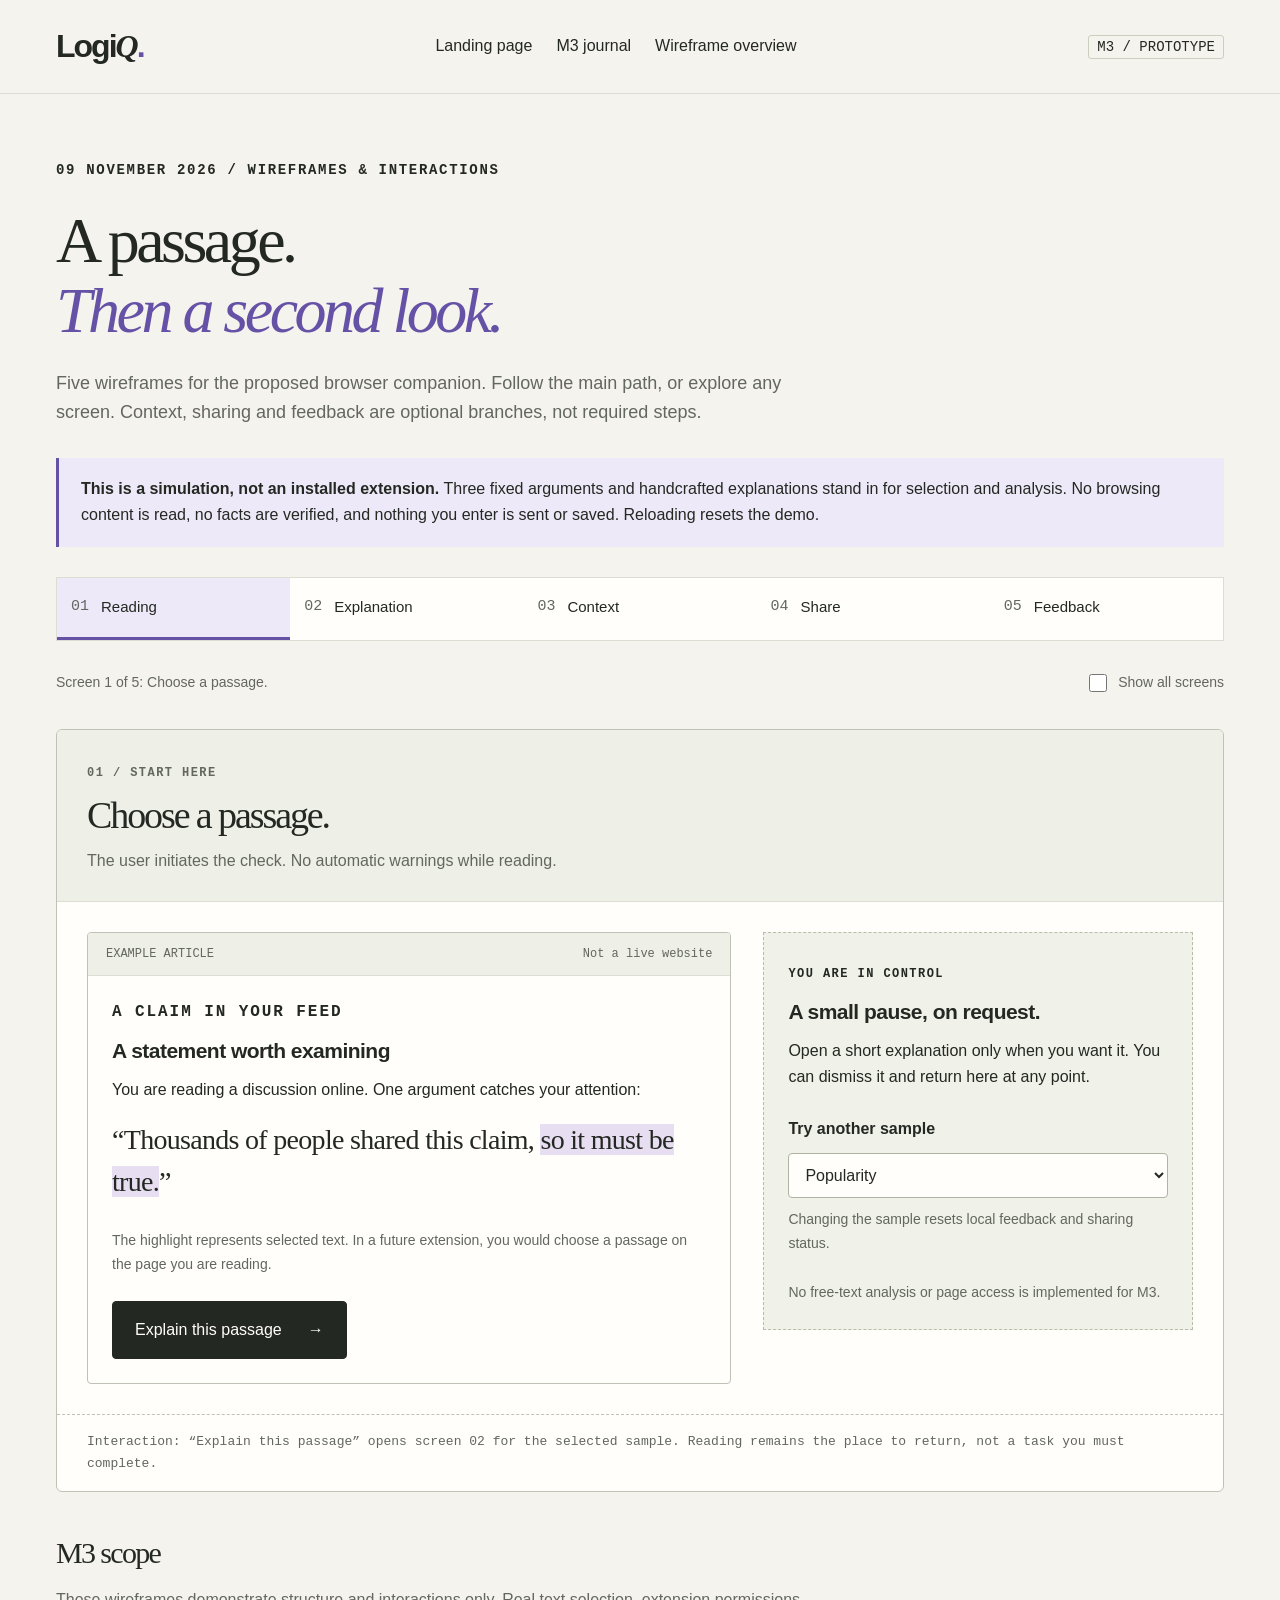
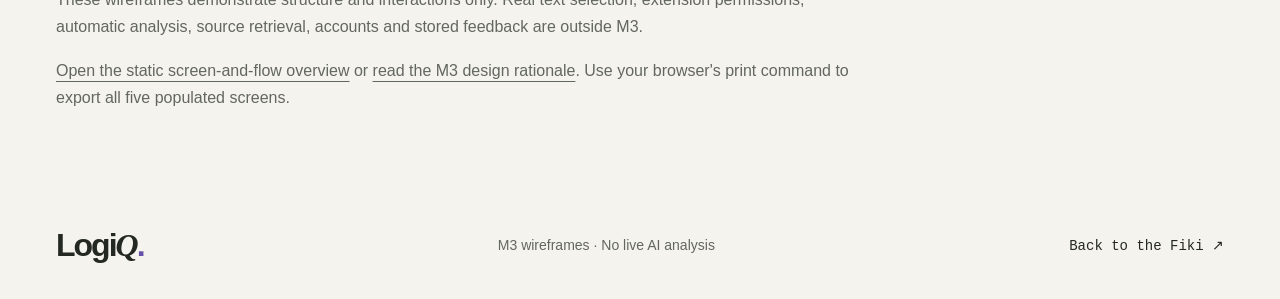
<file: wireframes.html>
<!doctype html>
<html lang="en">
<head>
  <meta charset="utf-8">
  <meta name="viewport" content="width=device-width, initial-scale=1">
  <meta name="theme-color" content="#f5f3ed">
  <meta name="description" content="LogiQ M3 interactive wireframes: select a passage, understand the reasoning, inspect context, share an explanation and challenge it.">
  <title>LogiQ | M3 interactive wireframes</title>
  <link rel="icon" href="./assets/favicon.svg" type="image/svg+xml">
  <link rel="stylesheet" href="./styles.css">
  <link rel="stylesheet" href="./m3.css">
  <script src="./examples.js" defer></script>
  <script src="./wireframes.js" defer></script>
</head>
<body>
  <a class="skip-link" href="#main">Skip to content</a>
  <header class="site-header">
    <a class="wordmark" href="./landing.html" aria-label="LogiQ product home">Logi<span>Q</span><span class="brand-dot">.</span></a>
    <nav aria-label="Main navigation"><a href="./landing.html">Landing page</a><a href="./index.html#m3">M3 journal</a><a href="./assets/m3-wireframes.svg">Wireframe overview</a></nav>
    <span class="demo-badge">M3 / PROTOTYPE</span>
  </header>
  <main id="main" class="container prototype-page">
    <div class="section-heading">
      <p class="eyebrow">09 NOVEMBER 2026 / WIREFRAMES &amp; INTERACTIONS</p>
      <h1>A passage.<br><em>Then a second look.</em></h1>
      <p>Five wireframes for the proposed browser companion. Follow the main path, or explore any screen. Context, sharing and feedback are optional branches, not required steps.</p>
    </div>
    <aside class="prototype-notice" aria-label="Prototype limitations">
      <p><strong>This is a simulation, not an installed extension.</strong> Three fixed arguments and handcrafted explanations stand in for selection and analysis. No browsing content is read, no facts are verified, and nothing you enter is sent or saved. Reloading resets the demo.</p>
    </aside>
    <noscript><p class="prototype-notice">JavaScript is off. All five wireframes show the complete popularity example below. Links still describe the flow; example switching, clipboard copy and local feedback require JavaScript.</p></noscript>
    <nav class="flow-nav" aria-label="Prototype screens">
      <a href="#reading" data-screen-link="reading"><span>01</span> Reading</a>
      <a href="#explanation" data-screen-link="explanation"><span>02</span> Explanation</a>
      <a href="#context" data-screen-link="context"><span>03</span> Context</a>
      <a href="#share" data-screen-link="share"><span>04</span> Share</a>
      <a href="#feedback" data-screen-link="feedback"><span>05</span> Feedback</a>
    </nav>
    <div class="prototype-toolbar">
      <p id="screen-status" role="status">Static overview: all five screens.</p>
      <label class="show-all-control" hidden data-enhanced><input type="checkbox" id="show-all"> Show all screens</label>
    </div>
    <div class="wireframe-screens">
      <section id="reading" class="wireframe-screen" aria-labelledby="reading-title">
        <div class="screen-heading"><span class="eyebrow">01 / START HERE</span><h2 id="reading-title" tabindex="-1">Choose a passage.</h2><p>The user initiates the check. No automatic warnings while reading.</p></div>
        <div class="wireframe-body reading-layout">
          <div class="sample-article">
            <div class="wireframe-toolbar"><span>EXAMPLE ARTICLE</span><span>Not a live website</span></div>
            <div class="sample-article-body">
              <p class="eyebrow">A CLAIM IN YOUR FEED</p><h3>A statement worth examining</h3>
              <p>You are reading a discussion online. One argument catches your attention:</p>
              <blockquote data-prototype-quote>&ldquo;Thousands of people shared this claim, <mark>so it must be true.</mark>&rdquo;</blockquote>
              <p class="small-note">The highlight represents selected text. In a future extension, you would choose a passage on the page you are reading.</p>
              <a class="button button-dark" href="#explanation">Explain this passage <span aria-hidden="true">&rarr;</span></a>
            </div>
          </div>
          <aside class="selection-panel" aria-label="Sample selection">
            <span class="eyebrow">YOU ARE IN CONTROL</span><h3>A small pause, on request.</h3><p>Open a short explanation only when you want it. You can dismiss it and return here at any point.</p>
            <div hidden data-enhanced class="sample-control"><label for="sample-choice">Try another sample</label><select id="sample-choice"><option value="popularity">Popularity</option><option value="attack">Personal attack</option><option value="choice">False choice</option></select><p class="small-note">Changing the sample resets local feedback and sharing status.</p></div>
            <p class="small-note">No free-text analysis or page access is implemented for M3.</p>
          </aside>
        </div>
        <p class="screen-annotation">Interaction: &ldquo;Explain this passage&rdquo; opens screen 02 for the selected sample. Reading remains the place to return, not a task you must complete.</p>
      </section>

      <section id="explanation" class="wireframe-screen" aria-labelledby="explanation-title">
        <div class="screen-heading"><span class="eyebrow">02 / MAIN PATH</span><h2 id="explanation-title" tabindex="-1">Understand the leap.</h2><p>A proposed side panel keeps the explanation next to the original passage.</p></div>
        <div class="wireframe-body explanation-layout">
          <div class="passage-context"><p class="eyebrow">YOUR SELECTED PASSAGE</p><blockquote data-prototype-quote>&ldquo;Thousands of people shared this claim, <mark>so it must be true.</mark>&rdquo;</blockquote><a class="text-link" href="#reading">Dismiss and keep reading</a></div>
          <aside class="wireframe-panel" aria-label="LogiQ explanation">
            <div class="wireframe-toolbar"><span>LOGIQ / SAMPLE EXPLANATION</span><a href="#reading" aria-label="Close explanation and return to reading">Close</a></div>
            <div class="panel-content">
              <span class="eyebrow">POTENTIAL REASONING ISSUE</span>
              <h3 data-prototype-field="label">Potential appeal to popularity</h3>
              <p data-prototype-field="explanation">A claim's popularity tells us how widely it has spread, not whether the evidence supports it. People can share something for many reasons.</p>
              <div class="question-box"><span>ASK YOURSELF</span><p data-prototype-field="question">What evidence supports the claim beyond the number of shares?</p></div>
              <p class="small-note">This does not prove the claim false or reveal the author's intentions.</p>
              <div class="prototype-actions"><a class="button button-dark" href="#context">See context &amp; evidence questions</a><a class="button button-outline" href="#share">Prepare a shareable explanation</a><a class="text-link" href="#feedback">Helpful, unclear, or disagree?</a></div>
            </div>
          </aside>
        </div>
        <p class="screen-annotation">Interaction: open context (03), share (04), or feedback (05), independently. Closing the panel returns to reading (01).</p>
      </section>

      <section id="context" class="wireframe-screen" aria-labelledby="context-title">
        <div class="screen-heading"><span class="eyebrow">03 / OPTIONAL DEPTH</span><h2 id="context-title" tabindex="-1">Make room for context.</h2><p>A label is a starting point, not the whole explanation.</p></div>
        <div class="wireframe-body context-layout">
          <div><p class="eyebrow">WHEN THE DISTINCTION MATTERS</p><h3 data-prototype-field="label">Potential appeal to popularity</h3><p data-prototype-field="context">Popularity can tell us what people believe. It becomes a reasoning problem when it is used as sufficient proof that a factual claim is true. The claim might still be true; this argument does not establish it.</p><details class="wording-note"><summary>In plain language: what is a reasoning flaw?</summary><p>A gap between the reasons offered and the conclusion. A conclusion can still be true even when the argument given for it is weak.</p></details></div>
          <aside class="evidence-prompt" aria-label="Questions about evidence"><p class="eyebrow">WHAT TO CHECK NEXT</p><p data-prototype-field="question">What evidence supports the claim beyond the number of shares?</p><ul><li>Find the original claim and read its surrounding context.</li><li>Look for evidence that directly supports the conclusion.</li><li>Compare independent sources, including relevant counterevidence.</li></ul><p class="small-note">These are suggestions, not retrieved sources. Missing evidence in this passage does not mean evidence does not exist.</p></aside>
        </div>
        <div class="prototype-actions screen-actions"><a class="button button-outline" href="#explanation">Back to explanation</a><a class="text-link" href="#share">Share this explanation</a><a class="text-link" href="#reading">Return to reading</a></div>
        <p class="screen-annotation">Interaction: expanding the wording note adds a definition. Back returns to the same explanation; source lookup is not implemented in M3.</p>
      </section>

      <section id="share" class="wireframe-screen" aria-labelledby="share-title">
        <div class="screen-heading"><span class="eyebrow">04 / OPTIONAL SHARING</span><h2 id="share-title" tabindex="-1">Share the reasoning.</h2><p>A short explanation can start a conversation without turning into a verdict.</p></div>
        <div class="wireframe-body share-layout">
          <div><label class="field-label" for="share-text">Preview the text before copying</label>
            <textarea id="share-text" rows="12" readonly>LogiQ illustrative example (handcrafted, not fact-checked).

Passage: "Thousands of people shared this claim, so it must be true."
Potential appeal to popularity
A claim's popularity tells us how widely it has spread, not whether the evidence supports it. People can share something for many reasons.

Question to consider: What evidence supports the claim beyond the number of shares?

A weak argument does not prove a claim false. Check the original context and evidence.</textarea>
            <button type="button" class="button button-dark" id="copy-explanation" hidden data-enhanced>Copy explanation</button><p class="interaction-status" id="copy-status" role="status"></p>
          </div>
          <aside class="selection-panel"><p class="eyebrow">A CONVERSATION, NOT A CALL-OUT</p><h3>Keep the caveats attached.</h3><p>The passage, explanation, question and simulation notice travel together. Nothing is posted to another site.</p><p class="small-note">If clipboard access is unavailable, select the text and copy it manually with your device's copy command.</p></aside>
        </div>
        <div class="prototype-actions screen-actions"><a class="button button-outline" href="#explanation">Back to explanation</a><a class="text-link" href="#feedback">Challenge the explanation</a><a class="text-link" href="#reading">Return to reading</a></div>
        <p class="screen-annotation">Interaction: Copy requests clipboard access only after a click. Success or failure is shown explicitly. Sharing to other people is up to the reader.</p>
      </section>

      <section id="feedback" class="wireframe-screen" aria-labelledby="feedback-title">
        <div class="screen-heading"><span class="eyebrow">05 / OPTIONAL FEEDBACK</span><h2 id="feedback-title" tabindex="-1">You can disagree.</h2><p>Useful explanations should be open to challenge.</p></div>
        <div class="wireframe-body feedback-layout">
          <div><p class="eyebrow">EXPLANATION BEING REVIEWED</p><h3 data-prototype-field="label">Potential appeal to popularity</h3><p data-prototype-field="explanation">A claim's popularity tells us how widely it has spread, not whether the evidence supports it. People can share something for many reasons.</p><p class="small-note">This screen sketches how readers could challenge an analysis. It is not a research submission form.</p></div>
          <div>
            <p class="feedback-fallback">Proposed controls: Helpful / Unclear / I disagree, an optional explanation, and a confirmation. With JavaScript enabled, you can try these controls locally.</p>
            <form id="feedback-form" hidden data-enhanced>
              <fieldset><legend>How does this explanation feel?</legend><label class="feedback-option"><input type="radio" name="rating" value="helpful" required> Helpful</label><label class="feedback-option"><input type="radio" name="rating" value="unclear" required> Unclear</label><label class="feedback-option"><input type="radio" name="rating" value="disagree" required> I disagree</label></fieldset>
              <label class="field-label" for="feedback-note">What would you change? <span class="small-note">(optional, 500 characters)</span></label><textarea id="feedback-note" rows="4" maxlength="500" aria-describedby="feedback-privacy"></textarea>
              <p class="small-note" id="feedback-privacy">Demo only. Do not enter personal information. Nothing is sent or saved; your input stays in this page until you change the sample, reset, or reload.</p>
              <button class="button button-dark" type="submit">Preview feedback confirmation</button>
            </form>
            <p id="feedback-status" class="interaction-status" role="status"></p>
          </div>
        </div>
        <div class="prototype-actions screen-actions"><a class="button button-outline" href="#explanation">Back to explanation</a><a class="text-link" href="#reading">Return to reading</a><button type="button" class="text-button" id="reset-demo" hidden data-enhanced>Reset demo</button></div>
        <p class="screen-annotation">Interaction: choose a response to preview a local confirmation. It does not submit feedback to the team. Reset clears the controls and returns to screen 01.</p>
      </section>
    </div>
    <section class="prototype-notes" aria-labelledby="prototype-notes-title"><h2 id="prototype-notes-title">M3 scope</h2><p>These wireframes demonstrate structure and interactions only. Real text selection, extension permissions, automatic analysis, source retrieval, accounts and stored feedback are outside M3.</p><p><a href="./assets/m3-wireframes.svg">Open the static screen-and-flow overview</a> or <a href="./index.html#m3">read the M3 design rationale</a>. Use your browser's print command to export all five populated screens.</p></section>
  </main>
  <footer class="container site-footer"><a class="wordmark" href="./landing.html">Logi<span>Q</span><span class="brand-dot">.</span></a><p>M3 wireframes &middot; No live AI analysis</p><a href="./index.html#m3">Back to the Fiki &nearr;</a></footer>
</body>
</html>
</file>
<file: styles.css>
@charset "UTF-8";
:root{--paper:#f5f3ed;--white:#fffefa;--ink:#242822;--muted:#62675f;--line:#dcded3;--green:#e4e9d6;--violet:#6551a6;--violet-light:#eee9f8;--serif:Georgia,'Times New Roman',serif;--sans:Arial,Helvetica,sans-serif;--mono:'Courier New',monospace}
*{box-sizing:border-box}html{scroll-behavior:smooth;scroll-padding-top:100px}body{margin:0;background:var(--paper);color:var(--ink);font:18px/1.65 var(--sans);-webkit-font-smoothing:antialiased}a{color:inherit;text-underline-offset:5px}button{font:inherit}a,button,summary{-webkit-tap-highlight-color:transparent}button,summary{cursor:pointer}button:focus-visible,a:focus-visible,summary:focus-visible,[tabindex]:focus-visible{outline:3px solid var(--violet);outline-offset:5px}::selection{background:#ded6ed}h1,h2,h3,p{margin:0}h1,h2{font-family:var(--serif);font-weight:400;letter-spacing:-.055em;line-height:1.08}h1{font-size:clamp(44px,5.05vw,76px)}h2{font-size:clamp(36px,4vw,53px)}h3{font-size:21px;line-height:1.3;letter-spacing:-.025em}em{color:var(--violet);font-weight:400}p+p{margin-top:18px}.container{max-width:1240px;width:calc(100% - 112px);margin-inline:auto}.section{padding-block:100px}.eyebrow{font:14px/1.6 var(--mono);letter-spacing:.12em;font-weight:700}.section-heading .eyebrow{margin-bottom:25px}.section-heading>p:not(.eyebrow){color:var(--muted);max-width:460px;margin-top:24px}.small-note{font-size:15px;line-height:1.7;color:var(--muted)}.live-dot{display:inline-block;width:7px;height:7px;border-radius:50%;background:var(--violet);margin-right:8px}.skip-link{position:fixed;top:8px;left:8px;padding:12px;background:var(--ink);color:white;z-index:100;transform:translateY(-150%)}.skip-link:focus{transform:translateY(0)}
.site-header{height:94px;max-width:1440px;margin:auto;padding-inline:56px;display:flex;align-items:center;justify-content:space-between;gap:26px;border-bottom:1px solid var(--line)}.wordmark{font-size:32px;font-weight:700;letter-spacing:-2px;text-decoration:none;white-space:nowrap;line-height:1.2}.wordmark>span:first-child{font-family:var(--serif);font-style:italic}.brand-dot{color:var(--violet)}.site-header nav{display:flex;gap:24px;font-size:16px}.site-header nav a,.header-link{text-decoration:none}.site-header a:hover,.text-link:hover,.site-footer a:hover{color:var(--violet)}.header-link{font:14px var(--mono);letter-spacing:.03em}.header-link span{margin-left:10px}.hero{min-height:650px;display:grid;grid-template-columns:1.35fr 1fr;align-items:center;gap:40px;padding-block:80px}.hero-copy{position:relative;z-index:1}.hero-copy>.eyebrow{margin-bottom:30px}.hero-description{max-width:455px;font-size:19px;color:var(--muted);margin-top:28px;line-height:1.8}.hero-actions{display:flex;align-items:center;gap:27px;margin-top:36px;flex-wrap:wrap}.button{display:inline-flex;align-items:center;justify-content:space-between;gap:26px;padding:15px 22px;font-size:16px;text-decoration:none;border:1px solid var(--ink);border-radius:4px;transition:background .2s,color .2s}.button-dark{background:var(--ink);color:var(--white)}.button-dark:hover{background:var(--violet);border-color:var(--violet)}.text-link{font-size:16px;text-decoration:none;border-bottom:1px solid var(--line);padding-bottom:4px}.hero-footnote{font:15px/1.8 var(--mono);color:var(--muted);margin-top:23px}.hero-art{height:410px;position:relative;display:flex;align-items:center;justify-content:center}.orbit{position:absolute;width:370px;height:370px;border:1px solid #d4d8c5;border-radius:50%;transform:rotate(-25deg) scaleX(.9)}.orbit-two{transform:rotate(35deg) scaleX(.7);width:450px;height:360px}.art-label{position:absolute;top:5px;right:10px;font:14px var(--mono);letter-spacing:.12em;color:var(--muted)}.thought-card{width:340px;padding:30px 28px;background:var(--white);border:1px solid #e2e3d8;box-shadow:0 18px 45px #3034240d;transform:rotate(-6deg);position:relative}.thought-kicker{font:14px var(--mono);letter-spacing:.12em;color:var(--muted)}.thought-card>p{font:30px/1.4 var(--serif);letter-spacing:-.02em;margin-top:20px}.thought-card>p span{text-decoration:underline;text-decoration-color:#9f8ac6;text-decoration-thickness:4px;text-underline-offset:4px}.thought-line{height:1px;background:var(--line);margin-top:28px;margin-bottom:12px}.thought-meta{font:14px var(--mono);color:var(--muted)}.insight-card{position:absolute;bottom:40px;right:-4px;background:var(--green);padding:19px 23px;display:flex;gap:15px;align-items:center;transform:rotate(3deg);box-shadow:0 7px 20px #3034240d;border:1px solid #d4dcc2}.insight-icon{font:30px var(--serif);color:#5d6c42}.insight-card strong{font-size:17px}.insight-card p{font-size:14px;color:var(--muted);margin-top:2px}.art-footnote{position:absolute;bottom:0;left:24px;font:14px var(--mono);letter-spacing:.1em;color:var(--muted)}.project-strip{border-block:1px solid var(--line);background:#eaece2}.strip-inner{display:flex;flex-wrap:wrap;padding-block:16px;justify-content:space-between;align-items:center;gap:20px;min-height:65px;font-size:15px}.strip-inner strong{font:14px var(--mono);margin-right:12px;color:var(--muted)}.strip-inner a{font-size:14px;text-decoration:none}
.idea-section,.demo-section,.audience-section,.metrics-section,.team-section{display:grid;grid-template-columns:1fr 1.12fr;gap:90px}.idea-body{padding-top:7px;color:var(--muted);font-size:18px}.idea-body .lead{font:25px/1.5 var(--serif);letter-spacing:-.02em;color:var(--ink);margin-bottom:24px}.margin-note{border-left:2px solid var(--violet);padding:5px 0 5px 20px;margin-top:30px;display:flex;gap:15px;font-size:16px}.margin-note>span{color:var(--violet);font-size:25px}.margin-note strong{color:var(--ink);font-size:15px}.solution-section{background:var(--green)}.inline-heading{display:flex;justify-content:space-between;align-items:flex-end;gap:65px}.inline-heading>p,.inline-heading>div+div{max-width:380px}.inline-heading>p{font-size:18px}.steps-grid{display:grid;grid-template-columns:repeat(3,1fr);gap:50px;margin-top:60px}.steps-grid article{border-top:1px solid #c6ceb8;padding-top:22px}.step-number{font:14px var(--mono);letter-spacing:.1em;color:#59664c}.steps-grid h3{margin-top:22px;margin-bottom:13px}.steps-grid p{font-size:17px;color:#525c49}.scope-note{border-top:1px solid #c6ceb8;padding-top:22px;margin-top:40px;font-size:15px;color:#525c49}.demo-section{align-items:center;gap:70px}.demo-choices{display:flex;gap:8px;flex-wrap:wrap;margin-top:28px}.example-button{padding:9px 13px;border:1px solid #c8ccbe;border-radius:30px;background:transparent;color:var(--muted);font-size:15px;transition:background .2s}.example-button:hover{border-color:var(--ink);color:var(--ink)}.example-button.active{color:var(--white);background:var(--ink);border-color:var(--ink)}.section-heading>.small-note{font-size:16px!important;margin-top:15px!important}.demo-window{background:var(--white);border:1px solid #d6d9cd;border-radius:9px;overflow:hidden;box-shadow:0 18px 40px #30342408}.window-toolbar{height:45px;background:#eeefe7;border-bottom:1px solid var(--line);padding-inline:18px;display:flex;align-items:center;justify-content:space-between;gap:10px;font:14px var(--mono);letter-spacing:.08em;color:var(--muted)}.window-dots{color:#b4bba8;font-size:14px}.demo-badge{font:14px var(--mono);padding:3px 8px;border:1px solid #cbd0be;border-radius:3px}.demo-content{padding:30px}.demo-content>.eyebrow{color:var(--muted);font-size:14px}blockquote{font:26px/1.5 var(--serif);letter-spacing:-.025em;margin:16px 0 26px}mark{background:#e7def2;color:var(--ink);box-decoration-break:clone;-webkit-box-decoration-break:clone}.analysis-panel{background:#f4f0f9;border:1px solid #e6def0;border-radius:5px;padding:20px}.analysis-title{display:flex;align-items:center;gap:10px;font-size:15px;font-weight:700;color:#59438f}.mini-mark{font:italic bold 18px var(--serif);border-radius:50%;width:26px;height:26px;display:grid;place-items:center;background:#e4daf2}.analysis-panel>p{font-size:16px;color:#60576f;margin-top:15px;line-height:1.8}.question-box{border-left:2px solid #b29acb;padding-left:13px;margin-top:20px}.question-box>span{font:14px var(--mono);letter-spacing:.08em;color:#756483}.question-box p{font-size:16px;margin-top:5px}.analysis-panel details{border-top:1px solid #dfd7e9;margin-top:20px;padding-top:12px}.analysis-panel summary{font-size:14px;display:flex;justify-content:space-between;color:#59438f;list-style:none}.analysis-panel details>p{font-size:15px;line-height:1.8;color:#60576f;margin-top:12px}.analysis-panel details[open] summary span{transform:rotate(45deg)}.principles{padding-bottom:90px;border-bottom:1px solid var(--line)}.principles-grid{display:grid;grid-template-columns:repeat(3,1fr);gap:50px;margin-top:25px}.principles-grid>div{position:relative;padding-left:35px}.principles-grid>div>span{position:absolute;left:0;top:-5px;font-size:27px;color:var(--violet)}.principles h3{font-size:18px}.principles p{font-size:16px;color:var(--muted);margin-top:10px}.audience-list article{display:flex;gap:22px;padding-block:25px;border-bottom:1px solid var(--line)}.audience-list article:first-child{padding-top:0}.audience-index{font:15px var(--mono);color:var(--muted);padding-top:4px}.tag{font:14px/1.6 var(--mono);letter-spacing:.07em;color:var(--muted)}.audience-list h3{margin-top:9px;font-size:22px}.audience-list p{margin-top:9px;font-size:17px;color:var(--muted)}.audience-need{display:block;margin-top:12px;font-size:15px;color:#595343}
.model-section{background:#eeeee6;border-block:1px solid var(--line)}.comparison-wrap{overflow-x:auto;margin-top:50px;border:1px solid #d6dace;border-radius:5px}table{width:100%;border-collapse:collapse;text-align:left;background:#f7f7f1;min-width:620px}caption{text-align:left;font:14px var(--mono);letter-spacing:.03em;padding:20px;border-bottom:1px solid var(--line);background:#e5e8dc}thead{font-size:14px;text-transform:uppercase;letter-spacing:.05em;color:var(--muted)}th,td{padding:20px;border-bottom:1px solid var(--line);vertical-align:top}tbody th{width:27%;font-size:16px;font-weight:600}tbody td{width:36.5%;font-size:16px;color:var(--muted);line-height:1.8}tbody tr:last-child>*{border-bottom:0}.logiq-row{background:#e5e9da}.table-tag{display:block;font:14px var(--mono);letter-spacing:.05em;color:var(--muted);margin-top:6px}.comparison-wrap+.small-note{margin-top:12px}.business-grid{display:grid;grid-template-columns:1fr 1fr;gap:75px;margin-top:65px}.business-grid h3{font:28px/1.3 var(--serif);letter-spacing:-.035em;margin-top:15px}.lined-list{padding:0;margin:25px 0 0;list-style:none}.lined-list li{padding:18px 0;border-top:1px solid #d4d8ca}.lined-list span{font-size:16px;font-weight:700}.lined-list p{font-size:16px;color:var(--muted);margin-top:6px}.advantage-note{display:grid;grid-template-columns:1fr 2fr;gap:50px;border-top:1px solid #cdd3c1;padding-top:25px;margin-top:40px}.advantage-note .eyebrow{color:#5d694e}.advantage-note p{font-size:18px;color:var(--muted)}.north-star{background:var(--violet-light);border-left:3px solid var(--violet);padding:28px}.north-star .eyebrow{color:var(--violet);font-size:14px}.north-star h3{font:30px/1.3 var(--serif);letter-spacing:-.03em;margin-top:12px}.north-star p{font-size:16px;color:#6a6176;margin-top:15px}.metric-list{margin:15px 0 0}.metric-list>div{display:grid;grid-template-columns:130px 1fr;gap:20px;border-bottom:1px solid var(--line);padding:18px 0;font-size:15px}.metric-list dt{font-weight:700}.metric-list dd{margin:0;color:var(--muted)}
.journey-section{background:#e7ebde;border-block:1px solid #d4dbc7}.status-legend{display:block;font:14px var(--mono);letter-spacing:.05em;margin-top:20px}.milestone-list{margin-top:50px;border-top:1px solid #c9d2bb}.milestone{border-bottom:1px solid #c9d2bb}.milestone>summary{list-style:none;display:grid;grid-template-columns:65px 1fr 135px 20px;align-items:center;gap:20px;min-height:83px;padding:16px 20px}.milestone>summary:hover{background:#dde4d1}summary::-webkit-details-marker{display:none}.milestone-number{font:15px var(--mono);color:#5d6c50}.milestone-title{font-size:18px;letter-spacing:-.015em}.status{font:14px var(--mono);letter-spacing:.02em;color:#5c6852;justify-self:start;padding:4px 9px;background:#dbe1d1;border-radius:30px;white-space:nowrap}.status-current{background:var(--violet);color:white}.status-defined{border:1px solid #bcc8ad;background:transparent}.expand-icon{font-size:22px;color:#5e6a50;line-height:1;text-align:center}.milestone[open]>.milestone-content{padding:5px 170px 30px 105px}.milestone-content p{font-size:17px;color:#55614b}.milestone-content .eyebrow{font:14px var(--mono);color:var(--violet);margin-bottom:15px}.milestone-content p+p{margin-top:15px}.milestone-content .small-note{font-size:14px}.milestone[open]>summary .expand-icon{transform:rotate(45deg)}.milestone.current{background:#f6f7ef;border:1px solid #c2cbb5;border-left:3px solid var(--violet);margin-top:-1px}.milestone-links{display:flex;flex-wrap:wrap;gap:8px 18px;margin-block:20px}.milestone-links a{font-size:14px;text-decoration:none;border-bottom:1px solid #c9d1bc}.milestone-content>.text-link{display:inline-block;margin-top:20px;font-size:14px}.team-section{grid-template-columns:1fr;gap:40px}.team-grid{display:grid;grid-template-columns:repeat(4,minmax(0,1fr));gap:25px}.portrait{aspect-ratio:1.2;background:#ddd8e8;display:flex;flex-direction:column;justify-content:center;align-items:center;position:relative;overflow:hidden;border-radius:3px}.portrait img{display:block;width:78%;height:auto;aspect-ratio:1;object-fit:cover;object-position:50% 55%;border-radius:50%;border:1px solid #bfb4cf;background:var(--paper)}.portrait-one{background:#e0e4d5}.portrait-one img{border-color:#bfc7ae}.team-card h3{font-size:19px;margin-top:20px}.team-email{display:block;font-size:15px;line-height:1.6;padding-top:14px;border-top:1px solid var(--line);color:var(--violet);margin-top:18px;overflow-wrap:anywhere}.team-email:hover{color:var(--ink)}.site-footer{display:flex;align-items:center;justify-content:space-between;padding-block:35px;gap:25px}.site-footer p{font-size:14px;color:var(--muted)}.site-footer>a:last-child{font:14px var(--mono);text-decoration:none}
@media(min-width:1440px){.hero{min-height:700px}.hero-art{margin-left:20px}}
@media(max-width:1100px){.container{width:calc(100% - 64px)}.site-header{padding-inline:32px}.hero{gap:10px;grid-template-columns:1.25fr 1fr}.hero-art{transform:scale(.88);transform-origin:center right}.hero-description{font-size:18px}.hero-actions{gap:18px}.hero-footnote{font-size:15px}.idea-section,.audience-section,.metrics-section{gap:45px}.demo-section{gap:35px}.team-section{grid-template-columns:1fr;gap:35px}.team-grid{grid-template-columns:repeat(2,minmax(0,1fr));max-width:none}.steps-grid,.principles-grid{gap:30px}.inline-heading{gap:40px}.milestone[open]>.milestone-content{padding-right:80px}}
@media(max-width:760px){html{scroll-padding-top:20px}.container{width:calc(100% - 40px)}.site-header{padding-inline:20px;height:auto;min-height:80px;flex-wrap:wrap;gap:12px;padding-block:17px}.wordmark{font-size:29px}.site-header nav{order:3;width:100%;justify-content:space-between;gap:10px;font-size:15px;border-top:1px solid var(--line);padding-top:13px}.header-link{font-size:14px}.hero{grid-template-columns:1fr;padding-top:55px;padding-bottom:30px;gap:15px}.hero h1{font-size:clamp(40px,8vw,61px)}.hero-copy>.eyebrow{font-size:14px;margin-bottom:25px}.hero-description{font-size:18px;max-width:490px}.hero-art{height:370px;width:min(100%,410px);margin:auto;transform:scale(.9);transform-origin:center}.orbit{width:330px;height:330px}.orbit-two{width:370px;height:320px}.thought-card{width:300px;padding:25px}.thought-card>p{font-size:28px}.insight-card{right:-3px;bottom:30px;padding:16px 18px}.art-label{top:10px;font-size:14px}.art-footnote{bottom:-3px;left:15px;font-size:14px}.project-strip{padding-block:18px}.strip-inner{min-height:0;flex-wrap:wrap;gap:10px 18px;font-size:14px}.strip-inner>span{width:100%}.strip-inner>a{margin-top:3px}.section{padding-block:65px}.idea-section,.demo-section,.audience-section,.metrics-section,.team-section{grid-template-columns:1fr;gap:32px}.section-heading .eyebrow{margin-bottom:20px}.section-heading>p:not(.eyebrow){margin-top:20px;font-size:17px}.idea-body .lead{font-size:23px}.idea-body{font-size:17px}.inline-heading{display:block}.inline-heading>p{margin-top:23px}.inline-heading>div+div{margin-top:22px}.steps-grid{grid-template-columns:1fr;gap:30px;margin-top:35px}.steps-grid article{display:block}.steps-grid h3{margin-top:12px}.steps-grid p{max-width:520px}.scope-note{margin-top:30px}.demo-content{padding:22px}.demo-window{max-width:540px;width:100%}.principles{padding-bottom:55px}.principles-grid{grid-template-columns:1fr;gap:28px}.principles-grid p{max-width:440px}.audience-list article{gap:18px}.comparison-wrap{margin-top:35px}.business-grid{grid-template-columns:1fr;gap:35px;margin-top:40px}.advantage-note{grid-template-columns:1fr;gap:12px}.north-star{padding:24px}.metric-list>div{grid-template-columns:105px 1fr;gap:14px}.milestone-list{margin-top:32px}.milestone>summary{grid-template-columns:35px 1fr 20px;gap:10px;padding:17px 10px;min-height:78px}.milestone-title{font-size:17px}.milestone>summary .status{grid-column:2;grid-row:2;margin-top:-7px}.milestone>summary .expand-icon{grid-column:3;grid-row:1 / 3}.milestone-number{font-size:14px;align-self:start;padding-top:2px}.milestone[open]>.milestone-content{padding:8px 20px 26px 55px}.milestone-content p{font-size:16px}.milestone-content .eyebrow{font-size:14px;line-height:1.8}.team-grid{gap:18px}.team-card h3{font-size:19px}.site-footer{flex-wrap:wrap;gap:20px;padding-block:30px}.site-footer p{font-size:14px}.site-footer>a:last-child{width:100%}}
@media(max-width:480px){.team-grid{grid-template-columns:1fr;gap:35px}.team-card{max-width:100%;min-width:0}.portrait{aspect-ratio:1.35}.hero-art{width:100%;transform:scale(.85)}.window-toolbar{font-size:14px;padding-inline:12px}.window-dots{display:none}.hero-actions{gap:18px}.site-header nav{flex-wrap:wrap;gap:12px 18px}.team-email{font-size:16px}}
@media(prefers-reduced-motion:reduce){html{scroll-behavior:auto}*,*::before,*::after{transition:none!important;animation:none!important}}
@media print{body{background:white;font-size:11pt}.container{width:100%}.site-header nav,.header-link,.hero-actions,.hero-art,.example-button,.site-footer>a:last-child{display:none}.site-header{padding:0;height:60px}.hero{display:block;min-height:0;padding-block:30px}h1{font-size:38pt}h2{font-size:28pt}.section{padding-block:30px}.idea-section,.demo-section,.audience-section,.metrics-section,.team-section{gap:30px}.project-strip{background:white}.comparison-wrap{overflow:visible}table{min-width:0}details>summary{break-inside:avoid}.milestone[open]>.milestone-content{padding-right:25px}.hero-description{max-width:none}.portrait{max-height:130px}a{overflow-wrap:anywhere}.business-grid{gap:30px}}
.m2-content h3{margin:28px 0 10px;font-size:19px;letter-spacing:0}.interview-recordings{display:grid;grid-template-columns:repeat(2,minmax(0,1fr));gap:14px;margin:25px 0 12px}.interview-recordings article{min-width:0;padding:18px;background:var(--white);border:1px solid var(--line);border-radius:3px}.interview-recordings h4{margin:0 0 12px;font-size:17px}.interview-recordings h4 span{display:block;color:var(--muted);font:13px var(--mono);margin-top:4px}.interview-recordings audio{display:block;width:100%;max-width:100%;height:40px}.recording-link{display:inline-block;margin-top:8px;font-size:14px}.recording-notice{margin-top:12px;padding-left:14px;border-left:2px solid var(--violet)}.interview-questions{padding-left:24px;color:#55614b}.interview-questions li{padding-left:5px;margin:0 0 10px;font-size:16px;line-height:1.6}.interview-questions li::marker{font:14px var(--mono);color:var(--violet)}
@media(max-width:760px){.interview-recordings{grid-template-columns:1fr}}
.transcript-page{max-width:900px;padding-block:70px 90px}.transcript-page h1{margin-bottom:22px}.transcript-page h2{font-size:clamp(28px,3vw,36px);margin:55px 0 18px}.transcript-page h3{margin:26px 0 8px;font-size:18px}.transcript-lede{color:var(--muted);max-width:680px}.transcript-audio{display:block;width:100%;margin-top:30px}.transcript-method{margin-top:10px}.transcript-method p,.transcript-method li{font-size:16px;color:#55614b}.transcript-method ul{padding-left:22px;margin:14px 0 0}.transcript-method li{margin-bottom:6px}.unclear{font:14px var(--mono);color:var(--violet);white-space:nowrap}.uncertain{font:12px var(--mono);color:var(--violet);vertical-align:super}.transcript{list-style:none;margin:0;padding:0;border-top:1px solid var(--line)}.turn{display:grid;grid-template-columns:72px minmax(0,1fr);gap:18px;padding:18px 0;border-bottom:1px solid var(--line)}.turn p{font-size:16px;line-height:1.65}.turn p+p{margin-top:8px}.turn-participant{background:var(--white);padding-inline:14px;margin-inline:-14px}.timestamp{align-self:start;padding:3px 6px;font:14px var(--mono);color:var(--violet);background:none;border:1px solid var(--line);border-radius:3px}.timestamp:hover{border-color:var(--violet)}.speaker{font:700 13px var(--mono);letter-spacing:.06em;text-transform:uppercase;color:var(--muted)}.turn .translation{color:var(--muted);font-style:italic}.transcript-back{margin-top:40px}.transcript-links{margin-top:10px;font-size:14px}.question-flags li,.evidence-list li{font-size:16px;line-height:1.6;color:#55614b;margin-bottom:8px}.question-flags,.evidence-list{padding-left:22px}.evidence-table{width:100%;border-collapse:collapse;margin:14px 0;font-size:15px}.evidence-table th,.evidence-table td{text-align:left;vertical-align:top;padding:10px 12px;border-bottom:1px solid var(--line)}.evidence-table th{font:13px var(--mono);letter-spacing:.04em;color:var(--muted)}.evidence-wrap{overflow-x:auto}
@media(max-width:560px){.turn{grid-template-columns:1fr;gap:6px}.timestamp{justify-self:start}.transcript-page{padding-block:45px 60px}}
@media print{.transcript-audio,.timestamp{display:none}.turn{grid-template-columns:1fr}}
.interviews-page{padding-block:70px 90px}.interviews-page>section{margin-top:54px}.interviews-page h2{font-size:clamp(28px,3vw,36px);margin:0 0 20px}.interview-role,.interview-meta,.response-metadata{color:var(--muted);font-size:15px}.interview-recordings article h3{margin:0 0 6px}.interview-summary{max-width:900px;padding:24px;background:var(--white);border:1px solid var(--line);border-radius:4px}.interview-summary h4{margin:26px 0 8px;font-size:17px;line-height:1.35}.interview-summary p+p{margin-top:14px}.interview-summary-heading{padding-bottom:18px;margin-bottom:8px;border-bottom:1px solid var(--line)}.interview-summary-heading h3{margin-bottom:6px}.evidence-note{margin-top:20px}.response-status{margin-top:12px;color:var(--muted);font-size:15px}.response-status .text-link{margin-top:0}
@media(max-width:760px){.interviews-page{padding-block:45px 60px}.interview-summary{padding:18px}}
.response-list{margin-top:18px;border-top:1px solid var(--line)}.response-item{border-bottom:1px solid var(--line)}.response-item>summary{list-style:none;display:grid;grid-template-columns:minmax(0,1fr) auto 20px;align-items:center;gap:6px 20px;padding:16px 14px}.response-item>summary:hover{background:var(--white)}.response-name{font-size:18px;letter-spacing:-.015em}.response-item .response-metadata{text-align:right}.response-item[open]>summary{background:var(--white)}.response-item[open]>summary .expand-icon{transform:rotate(45deg)}.response-body{padding:4px 14px 22px;background:var(--white)}.response-answer{padding:14px 0;border-top:1px solid var(--line)}.response-answer h3,.response-answer h4{margin:0 0 6px;font:700 15px/1.45 var(--sans);letter-spacing:0;color:var(--ink)}.response-answer p,.milestone-content .response-answer p{font-size:16px;line-height:1.6;white-space:pre-wrap;color:#55614b}.response-links{display:flex;flex-wrap:wrap;align-items:baseline;gap:8px 18px;padding-top:14px;border-top:1px solid var(--line);font-size:14px}.response-links a{text-decoration:none;border-bottom:1px solid var(--line)}.response-links a:hover{color:var(--violet)}.response-timestamp{color:var(--muted);font:13px var(--mono)}
@media(max-width:560px){.response-item>summary{grid-template-columns:minmax(0,1fr) 20px}.response-item .response-metadata{grid-row:2;text-align:left}.response-item .expand-icon{grid-column:2;grid-row:1}}
.m2-actions{display:flex;flex-wrap:wrap;gap:12px 14px;margin:24px 0 8px}.m2-actions .button{gap:16px;padding:12px 18px;font-size:15px}.button-outline{color:var(--ink);background:transparent}.button-outline:hover{color:var(--violet);border-color:var(--violet)}
@media(max-width:480px){.m2-actions .button{width:100%}}
.survey-findings{margin-top:14px;border-top:1px solid var(--line)}.survey-finding{padding:18px 0;border-bottom:1px solid var(--line)}.survey-finding h3{display:flex;flex-wrap:wrap;align-items:center;gap:6px 12px;margin:0 0 4px;font-size:19px}.survey-finding .evidence-list{margin:10px 0 0}.survey-finding .small-note{margin-top:8px}.survey-finding .text-link{margin-top:10px}.review-badge{padding:2px 8px;font:12px var(--mono);letter-spacing:.04em;color:var(--violet);background:var(--violet-light);border-radius:3px}.review-badge-done{color:#4f5f3f;background:var(--green)}
</file>
<file: m3.css>
[hidden] { display: none !important; }
.landing-hero { grid-template-columns: 1.15fr 1fr; gap: 65px; }
.landing-hero h1 { font-size: clamp(42px, 4.7vw, 68px); }
.landing-disclaimer { margin-top: 15px; max-width: 470px; }
.landing-preview { min-width: 0; }
.preview-caption { display: flex; justify-content: space-between; gap: 12px; align-items: center; margin-bottom: 16px; }
.preview-caption .eyebrow { font-size: 12px; }
.preview-note { margin-top: 22px; }
.preview-bottom { font: 14px/1.7 var(--mono); color: var(--muted); text-align: center; margin-top: 18px; }
.landing-invite { text-align: center; max-width: 720px; }
.landing-invite h2 { margin-top: 22px; }
.landing-invite > p:not(.eyebrow) { color: var(--muted); margin: 24px auto; }
.landing-invite > .text-link { display: table; margin: 24px auto 0; }
.prototype-page { padding-block: 65px 80px; }
.prototype-page > .section-heading > p:not(.eyebrow) { max-width: 740px; }
.prototype-page h1 { font-size: clamp(42px, 5vw, 66px); }
.prototype-notice { padding: 18px 22px; background: var(--violet-light); border-left: 3px solid var(--violet); margin-block: 30px; font-size: 16px; }
.flow-nav { display: grid; grid-template-columns: repeat(5, minmax(0, 1fr)); border: 1px solid var(--line); background: var(--white); }
.flow-nav a { display: flex; gap: 12px; padding: 17px 14px; text-decoration: none; font-size: 15px; border-bottom: 3px solid transparent; }
.flow-nav span { font-family: var(--mono); color: var(--muted); }
.flow-nav a:hover { background: var(--green); }
.flow-nav a[aria-current] { background: var(--violet-light); border-bottom-color: var(--violet); }
.prototype-toolbar { display: flex; justify-content: space-between; align-items: center; gap: 20px; margin-block: 20px; font-size: 14px; color: var(--muted); }
.show-all-control { display: flex; align-items: center; gap: 8px; flex-shrink: 0; cursor: pointer; min-height: 44px; }
.wireframe-screen { margin-top: 24px; border: 1px solid #bec3b5; border-radius: 6px; background: var(--white); overflow: hidden; scroll-margin-top: 24px; }
.screen-heading { border-bottom: 1px solid var(--line); padding: 26px 30px; background: #eeefe7; }
.screen-heading .eyebrow { color: var(--muted); font-size: 12px; }
.screen-heading h2 { font-size: clamp(29px, 3vw, 38px); margin-top: 10px; }
.screen-heading p { font-size: 16px; margin-top: 12px; color: var(--muted); }
.wireframe-body { padding: 30px; display: grid; gap: 32px; }
.wireframe-body > * { min-width: 0; }
.wireframe-body p, .wireframe-body li { font-size: 16px; }
.wireframe-body h3 { margin-block: 12px; font-size: 21px; }
.reading-layout { grid-template-columns: 1.5fr 1fr; }
.explanation-layout { grid-template-columns: 1fr 1.2fr; }
.context-layout, .feedback-layout { grid-template-columns: 1fr 1fr; }
.share-layout { grid-template-columns: 1.5fr 1fr; }
.sample-article, .wireframe-panel { border: 1px solid #bec3b5; border-radius: 4px; overflow: hidden; align-self: start; }
.wireframe-toolbar { display: flex; justify-content: space-between; flex-wrap: wrap; gap: 10px; padding: 12px 18px; background: #eeefe7; border-bottom: 1px solid var(--line); color: var(--muted); font: 12px/1.5 var(--mono); }
.wireframe-toolbar a { font-size: 14px; }
.sample-article-body, .panel-content { padding: 24px; }
.sample-article-body > .button { margin-top: 24px; }
.selection-panel { padding: 24px; background: #f0f1e9; align-self: start; border: 1px dashed #b6beaa; }
.selection-panel .eyebrow, .passage-context .eyebrow, .panel-content > .eyebrow, .context-layout .eyebrow, .feedback-layout .eyebrow { font-size: 12px; }
.sample-control { margin-block: 26px; }
.sample-control label, .field-label { display: block; font-size: 16px; font-weight: 700; margin-bottom: 10px; }
select, textarea { font: 16px/1.6 var(--sans); color: var(--ink); background: var(--white); border: 1px solid #aeb5a2; border-radius: 4px; padding: 12px; width: 100%; }
textarea { display: block; resize: vertical; margin-bottom: 18px; }
select:focus-visible, textarea:focus-visible, input:focus-visible { outline: 3px solid var(--violet); outline-offset: 3px; }
.sample-control .small-note { margin-top: 10px; }
.wireframe-body .small-note { font-size: 14px; color: var(--muted); }
.wireframe-body blockquote { font-size: clamp(22px, 2.3vw, 28px); }
.passage-context { padding: 20px 10px; }
.prototype-actions { display: flex; gap: 14px; align-items: center; flex-wrap: wrap; margin-top: 24px; }
.prototype-actions .button { font-size: 15px; gap: 12px; }
.screen-actions { padding: 0 30px 24px; margin-top: 0; }
.screen-annotation { padding: 16px 30px; border-top: 1px dashed #bec3b5; color: var(--muted); font: 13px/1.7 var(--mono); }
.evidence-prompt { padding: 24px; border: 1px solid var(--line); background: #f0f1e9; }
.evidence-prompt ul { padding-left: 20px; }
.evidence-prompt li { margin-bottom: 10px; }
.wording-note { margin-top: 24px; border-top: 1px solid var(--line); padding-top: 15px; font-size: 16px; }
.wording-note summary { padding-block: 8px; text-decoration: underline; text-underline-offset: 4px; }
.wording-note p { margin-top: 14px; }
.interaction-status { font-size: 15px; color: var(--violet); margin-top: 12px; }
.interaction-status:empty { margin: 0; }
fieldset { padding: 0; border: 0; margin: 0 0 24px; }
legend { font-size: 16px; font-weight: 700; margin-bottom: 10px; }
.feedback-option { display: flex; gap: 12px; align-items: center; padding: 12px 16px; border: 1px solid var(--line); margin-bottom: 10px; font-size: 16px; cursor: pointer; }
.feedback-option:has(input:checked) { background: var(--violet-light); border-color: var(--violet); }
input[type="radio"], input[type="checkbox"] { width: 18px; height: 18px; accent-color: var(--violet); flex-shrink: 0; }
#feedback-form > .button { margin-top: 20px; }
.text-button { color: var(--ink); background: none; border: 0; border-bottom: 1px solid var(--line); font-size: 16px; padding: 4px 0; }
button:disabled { opacity: .65; cursor: wait; }
.prototype-notes { margin-top: 45px; max-width: 800px; }
.prototype-notes h2 { font-size: 30px; margin-bottom: 18px; }
.prototype-notes p { font-size: 16px; color: var(--muted); }
.milestone[open] > .m3-content { padding-right: 60px; }
.m3-content h3 { font-size: 19px; margin: 28px 0 10px; }
.m3-artifact { margin: 24px 0; }
.m3-artifact img { display: block; width: 100%; height: auto; border: 1px solid #c9d2bb; background: var(--white); border-radius: 4px; }
.m3-artifact figcaption { margin-top: 10px; font-size: 14px; color: var(--muted); }
.m3-flow { padding-left: 24px; font-size: 16px; color: #55614b; }
.m3-flow li { margin-bottom: 8px; }
@media (max-width: 1100px) {
  .landing-hero { gap: 30px; }
  .flow-nav a { flex-direction: column; gap: 2px; }
}
@media (max-width: 760px) {
  .landing-hero { grid-template-columns: 1fr; gap: 45px; padding-bottom: 55px; }
  .landing-preview { max-width: 540px; width: 100%; }
  .landing-preview .demo-window { max-width: none; }
  .prototype-page { padding-top: 45px; }
  .flow-nav { grid-template-columns: repeat(3, minmax(0, 1fr)); }
  .prototype-toolbar { flex-wrap: wrap; gap: 8px; }
  .wireframe-body { grid-template-columns: 1fr; padding: 20px; gap: 24px; }
  .screen-heading { padding: 22px 20px; }
  .sample-article-body, .panel-content, .selection-panel, .evidence-prompt { padding: 20px; }
  .screen-actions { padding-inline: 20px; }
  .screen-annotation { padding: 16px 20px; }
  .milestone[open] > .m3-content { padding-right: 20px; padding-left: 20px; }
}
@media (max-width: 400px) {
  .flow-nav { grid-template-columns: repeat(2, minmax(0, 1fr)); }
  .preview-caption { flex-wrap: wrap; }
  .prototype-actions .button, .sample-article-body > .button { width: 100%; }
}
@media print {
  .wireframe-screen[hidden] { display: block !important; }
  .prototype-page { padding: 0; }
  .prototype-toolbar, .flow-nav, [data-enhanced], .prototype-actions, .wireframe-screen .button, .text-button { display: none !important; }
  #feedback-form[data-enhanced] { display: block !important; }
  .wireframe-screen { break-before: page; overflow: visible; }
  .screen-heading h2 { font-size: 26pt; }
  .wireframe-body { grid-template-columns: 1fr; }
  .wireframe-body, .screen-heading { padding: 16px; }
  textarea { height: auto; min-height: 220px; }
  .m3-artifact { break-inside: avoid; }
}
</file>
